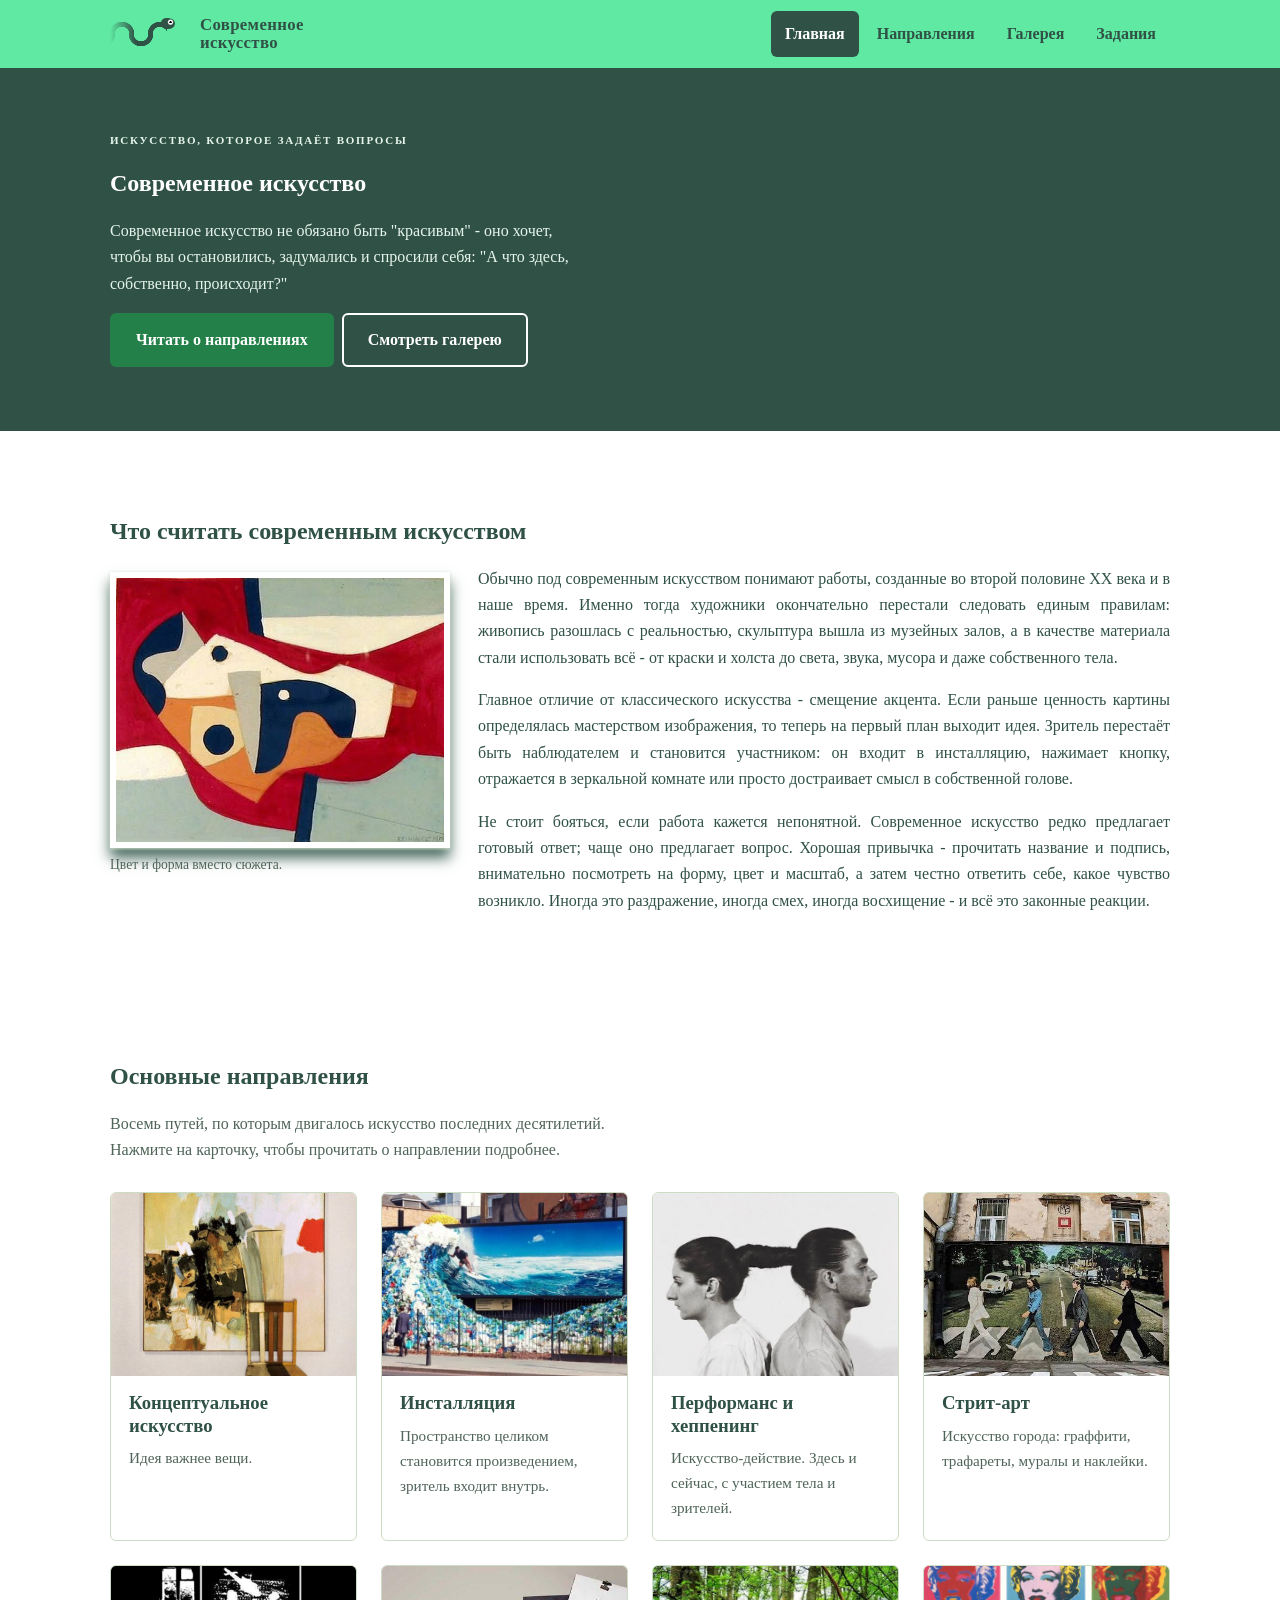
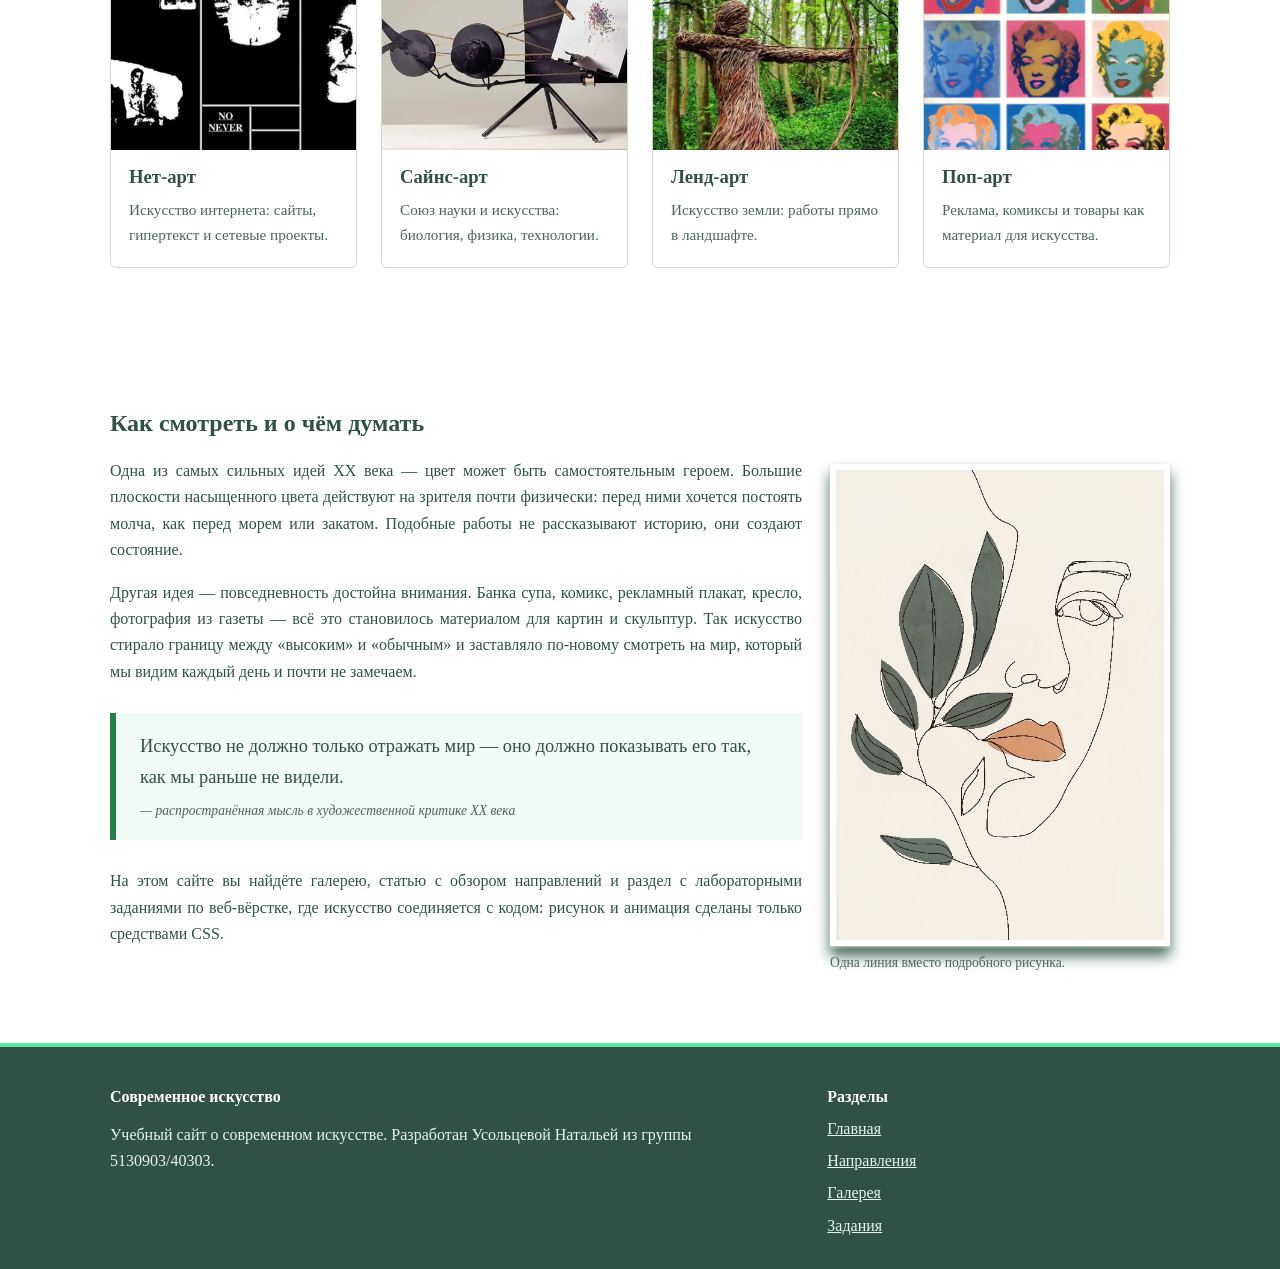
<file: index.html>
<!doctype html>
<html lang="ru">
  <head>
    <meta charset="utf-8" />
    <meta name="viewport" content="width=device-width, initial-scale=1" />
    <meta
      name="description"
      content="Учебный сайт о современном искусстве: направления, галерея, задания и итоговый проект."
    />
    <title>Главная - Современное искусство</title>
    <link rel="stylesheet" href="css/style.css" />
  </head>
  <body>
    <header class="header">
      <div class="wrap header_inner">
        <a class="logo" href="index.html" aria-label="Современное искусство — на главную">
          <span class="snake" aria-hidden="true"></span>
          <span class="logo_text">Современное<br />искусство</span>
        </a>
        <nav class="nav" aria-label="Основное меню">
          <input type="checkbox" id="nav-toggle" class="nav_toggle" aria-label="Открыть меню" />
          <label for="nav-toggle" class="nav_burger" aria-hidden="true"><span></span></label>
          <ul class="nav_list">
            <li><a href="index.html" aria-current="page">Главная</a></li>
            <li><a href="pages/directions.html">Направления</a></li>
            <li><a href="pages/gallery.html">Галерея</a></li>
            <li><a href="pages/labs.html">Задания</a></li>
          </ul>
        </nav>
      </div>
    </header>
    <main>
      <section class="hero">
        <div class="wrap hero_inner">
          <div>
            <p class="hero_eyebrow">Искусство, которое задаёт вопросы</p>
            <h1>Современное искусство</h1>
            <p>
              Современное искусство не обязано быть "красивым" - оно хочет, чтобы вы остановились,
              задумались и спросили себя: "А что здесь, собственно, происходит?"
            </p>
            <p>
              <a class="btn" href="pages/directions.html">Читать о направлениях</a
              ><a class="btn btn_ghost" href="pages/gallery.html">Смотреть галерею</a>
            </p>
          </div>
        </div>
      </section>

      <section class="section" id="about">
        <div class="wrap text-flow">
          <h2>Что считать современным искусством</h2>
          <figure class="float-left">
            <img
              src="img/absraction.jpg"
              alt="Абстракция: цветные формы на красном фоне"
              width="617"
              height="497"
              loading="lazy"
            />
            <figcaption>Цвет и форма вместо сюжета.</figcaption>
          </figure>
          <p>
            Обычно под современным искусством понимают работы, созданные во второй половине XX века
            и в наше время. Именно тогда художники окончательно перестали следовать единым правилам:
            живопись разошлась с реальностью, скульптура вышла из музейных залов, а в качестве
            материала стали использовать всё - от краски и холста до света, звука, мусора и даже
            собственного тела.
          </p>
          <p>
            Главное отличие от классического искусства - смещение акцента. Если раньше ценность
            картины определялась мастерством изображения, то теперь на первый план выходит идея.
            Зритель перестаёт быть наблюдателем и становится участником: он входит в инсталляцию,
            нажимает кнопку, отражается в зеркальной комнате или просто достраивает смысл в
            собственной голове.
          </p>
          <p>
            Не стоит бояться, если работа кажется непонятной. Современное искусство редко предлагает
            готовый ответ; чаще оно предлагает вопрос. Хорошая привычка - прочитать название и
            подпись, внимательно посмотреть на форму, цвет и масштаб, а затем честно ответить себе,
            какое чувство возникло. Иногда это раздражение, иногда смех, иногда восхищение - и всё
            это законные реакции.
          </p>
        </div>
      </section>
      <section class="section section--alt">
        <div class="wrap">
          <div class="section_head">
            <h2>Основные направления</h2>
            <p>
              Восемь путей, по которым двигалось искусство последних десятилетий. Нажмите на
              карточку, чтобы прочитать о направлении подробнее.
            </p>
          </div>
          <div class="cards">
            <a class="card" href="pages/directions.html#concept">
              <img
                src="img/conception.jpg"
                alt="Стул у стены, рядом абстрактное произведение"
                width="673"
                height="900"
                loading="lazy"
              />
              <div class="card_body">
                <h3>Концептуальное искусство</h3>
                <p>Идея важнее вещи.</p>
              </div>
            </a>
            <a class="card" href="pages/directions.html#installation">
              <img
                src="img/installation.jpg"
                alt="Рекламный щит с волной, перед ним волна из пластикового мусора"
                width="620"
                height="413"
                loading="lazy"
              />
              <div class="card_body">
                <h3>Инсталляция</h3>
                <p>Пространство целиком становится произведением, зритель входит внутрь.</p>
              </div>
            </a>
            <a class="card" href="pages/directions.html#performance">
              <img
                src="img/performance.jpg"
                alt="Двое людей стоят спиной друг к другу, их волосы связаны"
                width="723"
                height="423"
                loading="lazy"
              />
              <div class="card_body">
                <h3>Перформанс и хеппенинг</h3>
                <p>Искусство-действие. Здесь и сейчас, с участием тела и зрителей.</p>
              </div>
            </a>
            <a class="card" href="pages/directions.html#street">
              <img
                src="img/street-art.jpg"
                alt="Мурал на стене дома: люди переходят дорогу по зебре"
                width="512"
                height="302"
                loading="lazy"
              />
              <div class="card_body">
                <h3>Стрит-арт</h3>
                <p>Искусство города: граффити, трафареты, муралы и наклейки.</p>
              </div>
            </a>
            <a class="card" href="pages/directions.html#netart">
              <img
                src="img/net-art.jpg"
                alt="Чёрно-белый коллаж с надписью NO NEVER"
                width="474"
                height="266"
                loading="lazy"
              />
              <div class="card_body">
                <h3>Нет-арт</h3>
                <p>Искусство интернета: сайты, гипертекст и сетевые проекты.</p>
              </div>
            </a>
            <a class="card" href="pages/directions.html#scienceart">
              <img
                src="img/science.jpg"
                alt="Механизм на штативе, рисующий на листе бумаги"
                width="500"
                height="312"
                loading="lazy"
              />
              <div class="card_body">
                <h3>Сайнс-арт</h3>
                <p>Союз науки и искусства: биология, физика, технологии.</p>
              </div>
            </a>
            <a class="card" href="pages/directions.html#landart">
              <img
                src="img/lend-art.jpg"
                alt="Скульптура лучницы из лозы среди деревьев"
                width="554"
                height="554"
                loading="lazy"
              />
              <div class="card_body">
                <h3>Ленд-арт</h3>
                <p>Искусство земли: работы прямо в ландшафте.</p>
              </div>
            </a>
            <a class="card" href="pages/directions.html#popart">
              <img
                src="img/pop-art.jpg"
                alt="Девять цветных портретов в стиле поп-арт"
                width="500"
                height="497"
                loading="lazy"
              />
              <div class="card_body">
                <h3>Поп-арт</h3>
                <p>Реклама, комиксы и товары как материал для искусства.</p>
              </div>
            </a>
          </div>
        </div>
      </section>

      <section class="section">
        <div class="wrap text-flow">
          <h2>Как смотреть и о чём думать</h2>
          <figure class="float-right">
            <img
              src="img/minimalism.jpg"
              alt="Минимализм: линейный рисунок лица с веточкой"
              width="545"
              height="781"
              loading="lazy"
            />
            <figcaption>Одна линия вместо подробного рисунка.</figcaption>
          </figure>
          <p>
            Одна из самых сильных идей XX века — цвет может быть самостоятельным героем. Большие
            плоскости насыщенного цвета действуют на зрителя почти физически: перед ними хочется
            постоять молча, как перед морем или закатом. Подобные работы не рассказывают историю,
            они создают состояние.
          </p>
          <p>
            Другая идея — повседневность достойна внимания. Банка супа, комикс, рекламный плакат,
            кресло, фотография из газеты — всё это становилось материалом для картин и скульптур.
            Так искусство стирало границу между «высоким» и «обычным» и заставляло по-новому
            смотреть на мир, который мы видим каждый день и почти не замечаем.
          </p>
          <blockquote>
            Искусство не должно только отражать мир — оно должно показывать его так, как мы раньше
            не видели.<cite>— распространённая мысль в художественной критике ХХ века</cite>
          </blockquote>
          <p>
            На этом сайте вы найдёте галерею, статью с обзором направлений и раздел с лабораторными
            заданиями по веб-вёрстке, где искусство соединяется с кодом: рисунок и анимация сделаны
            только средствами CSS.
          </p>
        </div>
      </section>
    </main>
    <footer class="footer">
      <div class="wrap">
        <div class="footer_grid">
          <div>
            <h3>Современное искусство</h3>
            <p>
              Учебный сайт о современном искусстве. Разработан Усольцевой Натальей из группы 5130903/40303.
            </p>
          </div>
          <div>
            <h3>Разделы</h3>
            <ul>
              <li><a href="index.html">Главная</a></li>
              <li><a href="pages/directions.html">Направления</a></li>
              <li><a href="pages/gallery.html">Галерея</a></li>
              <li><a href="pages/labs.html">Задания</a></li>
            </ul>
          </div>
        </div>
      </div>
    </footer>
  </body>
</html>
</file>
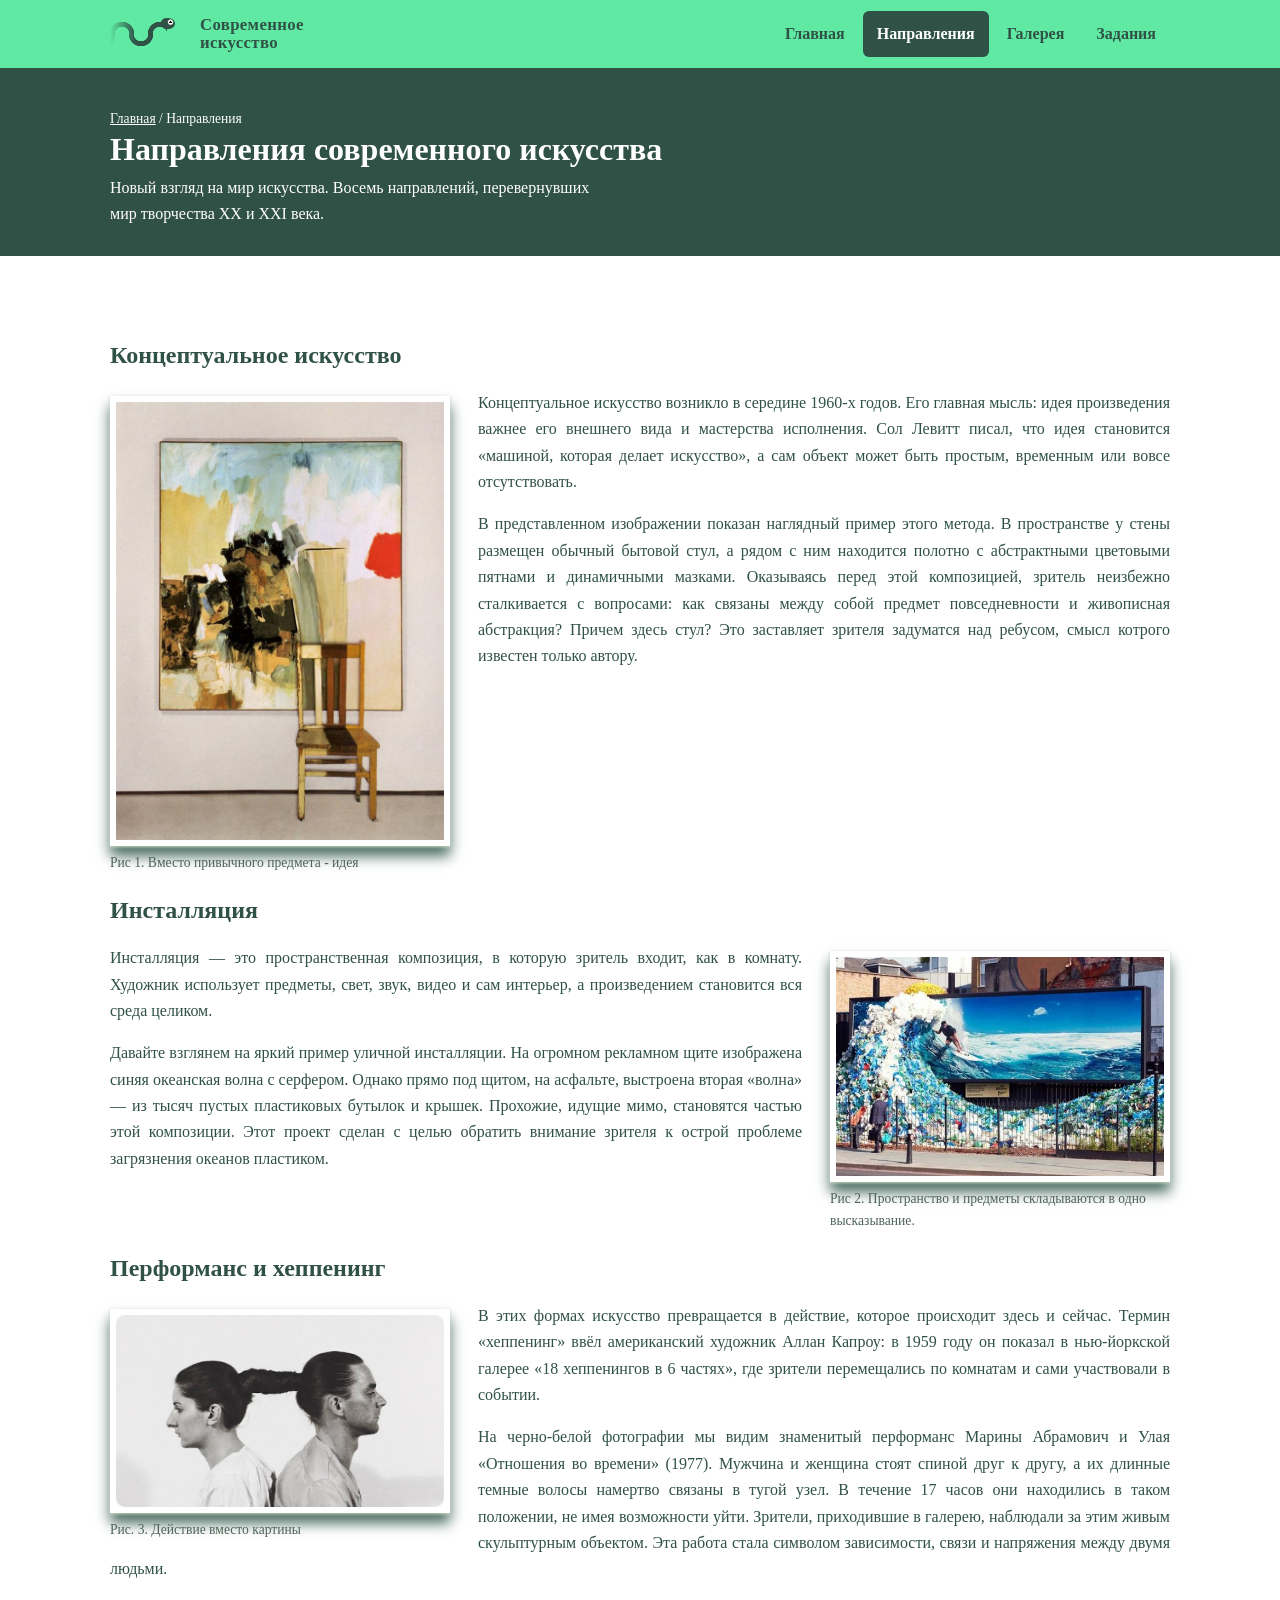
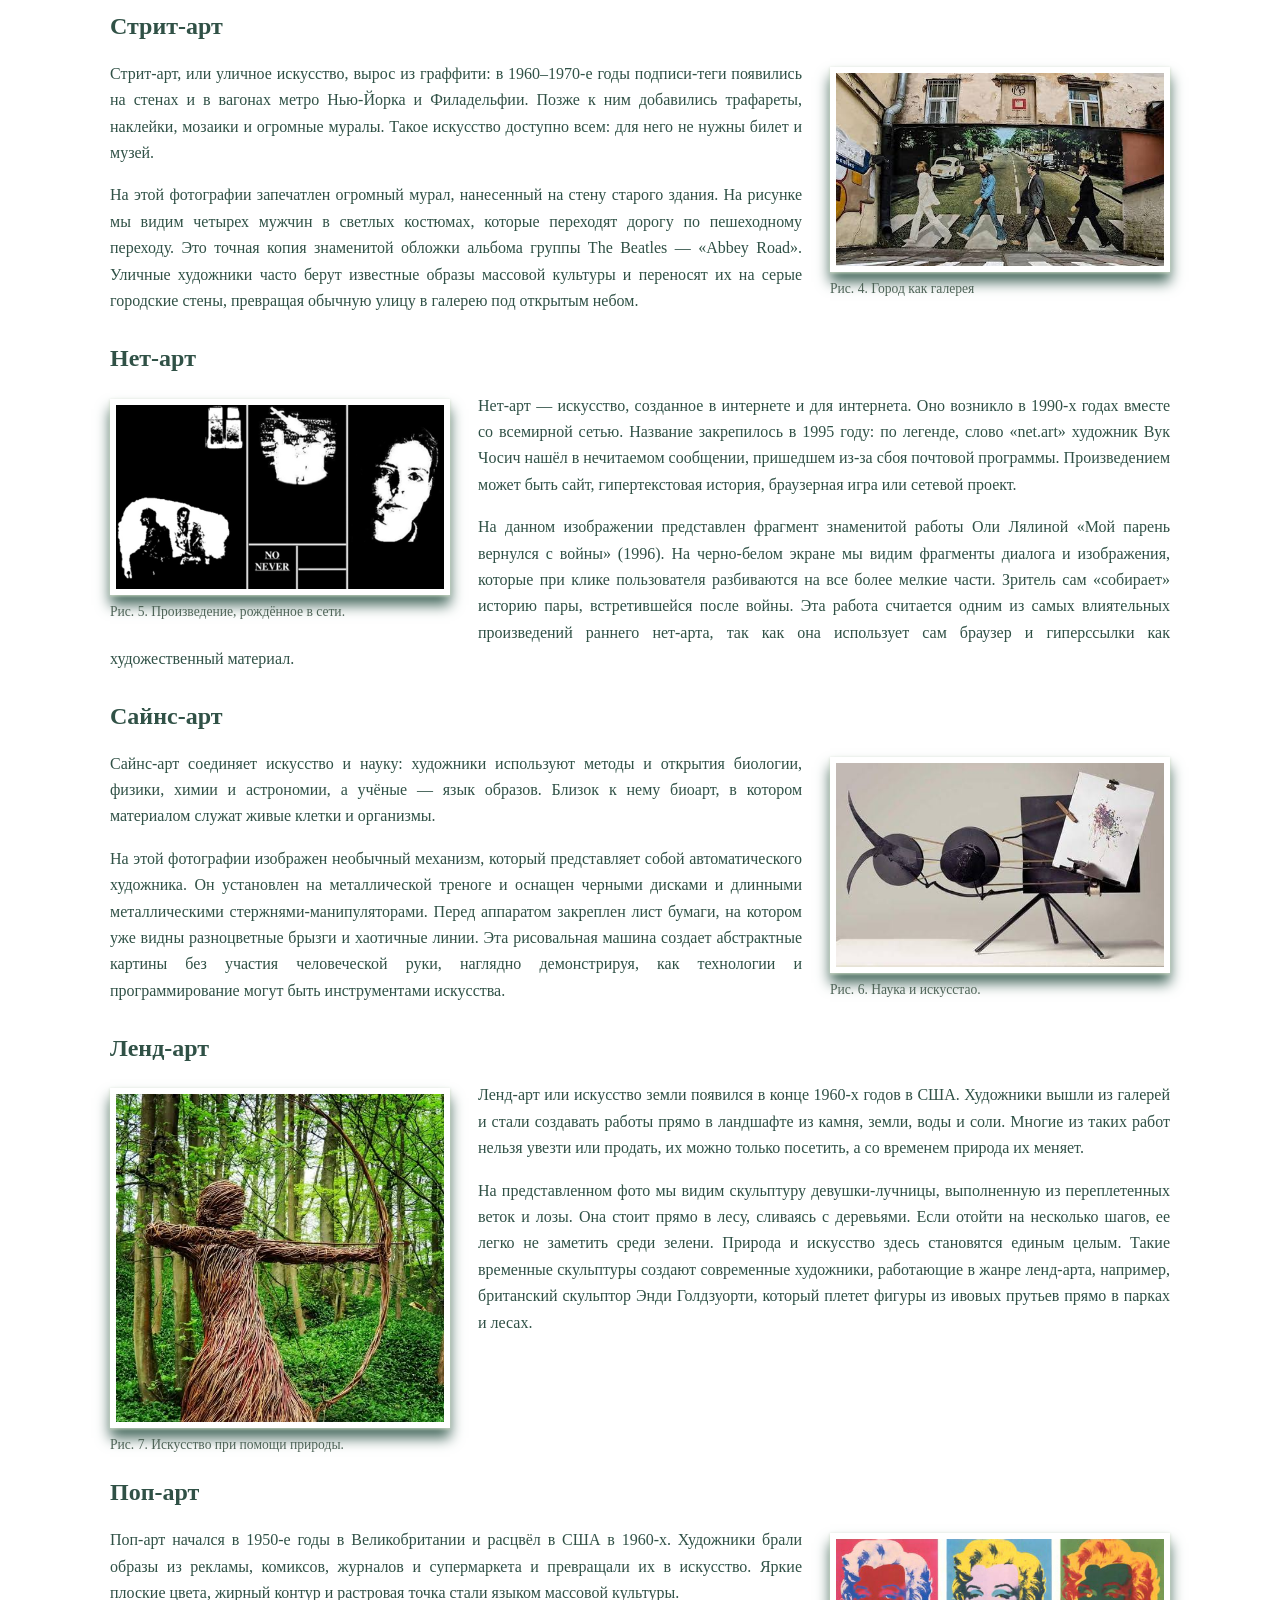
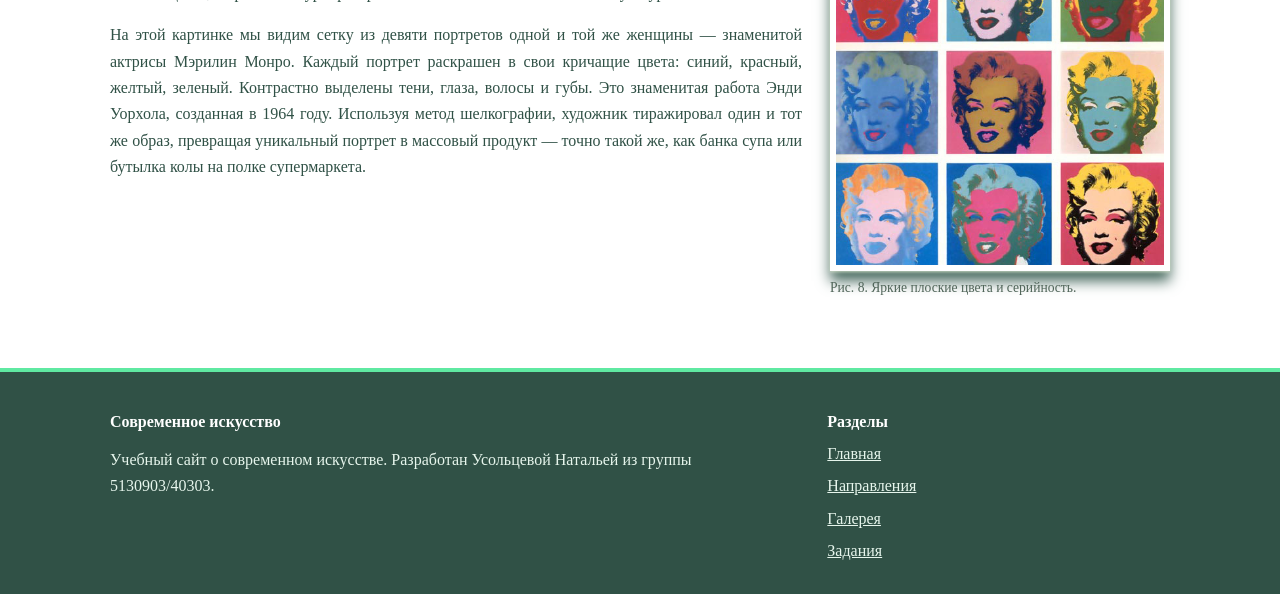
<file: pages/directions.html>
<!doctype html>
<html lang="ru">
  <head>
    <meta charset="utf-8" />
    <meta name="viewport" content="width=device-width, initial-scale=1" />
    <meta name="description" content="Обзор основных направлений современного искусства." />
    <title>Направления - Современное искусство</title>
    <link rel="stylesheet" href="../css/style.css" />
  </head>
  <body>
    <header class="header">
      <div class="wrap header_inner">
        <a class="logo" href="../index.html" aria-label="Современное искусство — на главную">
          <span class="snake" aria-hidden="true"></span>
          <span class="logo_text">Современное<br />искусство</span>
        </a>
        <nav class="nav" aria-label="Основное меню">
          <input type="checkbox" id="nav-toggle" class="nav_toggle" aria-label="Открыть меню" />
          <label for="nav-toggle" class="nav_burger" aria-hidden="true"><span></span></label>
          <ul class="nav_list">
            <li><a href="../index.html">Главная</a></li>
            <li><a href="directions.html" aria-current="page">Направления</a></li>
            <li><a href="gallery.html">Галерея</a></li>
            <li><a href="labs.html">Задания</a></li>
          </ul>
        </nav>
      </div>
    </header>
    <main>
      <div class="page-title">
        <div class="wrap">
          <p class="crumbs"><a href="../index.html">Главная</a> / Направления</p>
          <h1>Направления современного искусства</h1>
          <p>
            Новый взгляд на мир искусства. Восемь направлений, перевернувших мир творчества XX и XXI века.
          </p>
        </div>
      </div>
      <article class="section">
        <div class="wrap text-flow">
          <h2 id="concept">Концептуальное искусство</h2>
          <figure class="float-left">
            <img
              src="../img/conception.jpg"
              alt="Стул у стены, рядом холст с коллажем"
              width="673"
              height="900"
              loading="lazy"
            />
            <figcaption>
              Рис 1. Вместо привычного предмета - идея
            </figcaption>
          </figure>
          <p>
            Концептуальное искусство возникло в середине 1960-х годов. Его главная мысль: идея
            произведения важнее его внешнего вида и мастерства исполнения. Сол Левитт писал, что
            идея становится «машиной, которая делает искусство», а сам объект может быть простым,
            временным или вовсе отсутствовать.
          </p>
          <p>
            В представленном изображении показан наглядный пример этого метода. В пространстве у стены размещен 
            обычный бытовой стул, а рядом с ним находится полотно с абстрактными цветовыми пятнами и 
            динамичными мазками. Оказываясь перед этой композицией, зритель неизбежно сталкивается 
            с вопросами: как связаны между собой предмет повседневности и живописная абстракция?
            Причем здесь стул? Это заставляет зрителя задуматся над ребусом, смысл котрого известен 
            только автору.       
          </p>

          <h2 id="installation">Инсталляция</h2>
          <figure class="float-right">
            <img
              src="../img/installation.jpg"
              alt="Рекламный щит с волной, перед ним волна из пластикового мусора"
              width="620"
              height="413"
              loading="lazy"
            />
            <figcaption>
              Рис 2. Пространство и предметы складываются в одно высказывание.
            </figcaption>
          </figure>
          <p>
            Инсталляция — это пространственная композиция, в которую зритель входит, как в комнату.
            Художник использует предметы, свет, звук, видео и сам интерьер, а произведением
            становится вся среда целиком.
          </p>
          <p>
            Давайте взглянем на яркий пример уличной инсталляции. На огромном рекламном щите
             изображена синяя океанская волна с серфером. Однако прямо под щитом, на асфальте, 
             выстроена вторая «волна» — из тысяч пустых пластиковых бутылок и крышек. 
            Прохожие, идущие мимо, становятся частью этой композиции. Этот проект сделан с целью
            обратить внимание зрителя к острой проблеме загрязнения океанов пластиком.
          </p>

          <h2 id="performance">Перформанс и хеппенинг</h2>
          <figure class="float-left">
            <img
              src="../img/performance.jpg"
              alt="Двое людей стоят спиной друг к другу, их волосы связаны"
              width="723"
              height="423"
              loading="lazy"
            />
            <figcaption>
              Рис. 3. Действие вместо картины
            </figcaption>
          </figure>
          <p>
            В этих формах искусство превращается в действие, которое происходит здесь и сейчас.
            Термин «хеппенинг» ввёл американский художник Аллан Капроу: в 1959 году он показал в
            нью-йоркской галерее «18 хеппенингов в 6 частях», где зрители перемещались по комнатам и
            сами участвовали в событии.
          </p>
          <p>
             На черно-белой фотографии мы видим знаменитый перформанс Марины Абрамович и Улая 
            «Отношения во времени» (1977). Мужчина и женщина стоят спиной друг к другу, а их 
            длинные темные волосы намертво связаны в тугой узел. В течение 17 часов они находились 
            в таком положении, не имея возможности уйти. Зрители, приходившие в галерею, наблюдали 
            за этим живым скульптурным объектом. Эта работа стала символом зависимости, связи и 
            напряжения между двумя людьми.
          </p>

          <h2 id="street">Стрит-арт</h2>
          <figure class="float-right">
            <img
              src="../img/street-art.jpg"
              alt="Мурал на стене дома: люди переходят дорогу по зебре"
              width="512"
              height="302"
              loading="lazy"
            />
            <figcaption>Рис. 4. Город как галерея</figcaption>
          </figure>
          <p>
            Стрит-арт, или уличное искусство, вырос из граффити: в 1960–1970-е годы подписи-теги
            появились на стенах и в вагонах метро Нью-Йорка и Филадельфии. Позже к ним добавились
            трафареты, наклейки, мозаики и огромные муралы. Такое искусство доступно всем: для него
            не нужны билет и музей.
          </p>
          <p>
            На этой фотографии запечатлен огромный мурал, нанесенный на стену старого здания. 
            На рисунке мы видим четырех мужчин в светлых костюмах, которые переходят дорогу по 
            пешеходному переходу. Это точная копия знаменитой обложки альбома группы The Beatles — 
            «Abbey Road». Уличные художники часто берут известные образы массовой культуры и 
            переносят их на серые городские стены, превращая обычную улицу в галерею под открытым 
            небом.
          </p>

          <h2 id="netart">Нет-арт</h2>
          <figure class="float-left">
            <img
              src="../img/net-art.jpg"
              alt="Чёрно-белый коллаж с надписью NO NEVER"
              width="474"
              height="266"
              loading="lazy"
            />
            <figcaption>Рис. 5. Произведение, рождённое в сети.</figcaption>
          </figure>
          <p>
            Нет-арт  — искусство, созданное в интернете и для интернета. Оно возникло в
            1990-х годах вместе со всемирной сетью. Название закрепилось в 1995 году: по легенде,
            слово «net.art» художник Вук Чосич нашёл в нечитаемом сообщении, пришедшем из-за сбоя
            почтовой программы. Произведением может быть сайт, гипертекстовая история, браузерная игра или сетевой
            проект.
          </p>
          <p>
            На данном изображении представлен фрагмент знаменитой работы Оли Лялиной 
            «Мой парень вернулся с войны» (1996). На черно-белом экране мы видим 
            фрагменты диалога и изображения, которые при клике пользователя разбиваются 
            на все более мелкие части. Зритель сам «собирает» историю пары, встретившейся 
            после войны. Эта работа считается одним из самых влиятельных произведений 
            раннего нет-арта, так как она использует сам браузер и гиперссылки как 
            художественный материал. </p>

          <h2 id="scienceart">Сайнс-арт</h2>
          <figure class="float-right">
            <img
              src="../img/science.jpg"
              alt="Механизм на штативе, рисующий на листе бумаги"
              width="500"
              height="312"
              loading="lazy"
            />
            <figcaption>Рис. 6. Наука и искусстао.</figcaption>
          </figure>
          <p>
            Сайнс-арт соединяет искусство и науку: художники используют методы и
            открытия биологии, физики, химии и астрономии, а учёные — язык образов. Близок к нему
            биоарт, в котором материалом служат живые клетки и организмы.
          </p>
          <p>
            На этой фотографии изображен необычный механизм, который представляет собой 
            автоматического художника. Он установлен на металлической треноге и оснащен 
            черными дисками и длинными металлическими стержнями-манипуляторами. Перед аппаратом 
            закреплен лист бумаги, на котором уже видны разноцветные брызги и хаотичные линии. 
            Эта рисовальная машина создает абстрактные картины без участия человеческой руки, 
            наглядно демонстрируя, как технологии и программирование могут быть инструментами 
            искусства.
          </p>

          <h2 id="landart">Ленд-арт</h2>
          <figure class="float-left">
            <img
              src="../img/lend-art.jpg"
              alt="Скульптура лучницы из лозы среди деревьев"
              width="554"
              height="554"
              loading="lazy"
            />
            <figcaption>Рис. 7. Искусство при помощи природы.</figcaption>
          </figure>
          <p>
            Ленд-арт или искусство земли появился в конце 1960-х годов в США. Художники вышли из
            галерей и стали создавать работы прямо в ландшафте из камня, земли, воды и соли. Многие
            из таких работ нельзя увезти или продать, их можно только посетить, а со временем
            природа их меняет.
          </p>
          <p>
             На представленном фото мы видим скульптуру девушки-лучницы, выполненную из 
            переплетенных веток и лозы. Она стоит прямо в лесу, сливаясь с деревьями. Если отойти 
            на несколько шагов, ее легко не заметить среди зелени. Природа и искусство здесь 
            становятся единым целым. Такие временные скульптуры создают современные художники, 
            работающие в жанре ленд-арта, например, британский скульптор Энди Голдзуорти, который 
            плетет фигуры из ивовых прутьев прямо в парках и лесах.
          </p>

          <h2 id="popart">Поп-арт</h2>
          <figure class="float-right">
            <img
              src="../img/pop-art.jpg"
              alt="Девять цветных портретов в стиле поп-арт"
              width="500"
              height="497"
              loading="lazy"
            />
            <figcaption>Рис. 8. Яркие плоские цвета и серийность.</figcaption>
          </figure>
          <p>
            Поп-арт начался в 1950-е годы в Великобритании и расцвёл в США
            в 1960-х. Художники брали образы из рекламы, комиксов, журналов и супермаркета и
            превращали их в искусство. Яркие плоские цвета, жирный контур и растровая точка стали
            языком массовой культуры.
          </p>
          <p>
            На этой картинке мы видим сетку из девяти портретов одной и той же женщины — 
            знаменитой актрисы Мэрилин Монро. Каждый портрет раскрашен в свои кричащие цвета: 
            синий, красный, желтый, зеленый. Контрастно выделены тени, глаза, волосы и губы. 
            Это знаменитая работа Энди Уорхола, созданная в 1964 году. Используя метод 
            шелкографии, художник тиражировал один и тот же образ, превращая уникальный портрет 
            в массовый продукт — точно такой же, как банка супа или бутылка колы на полке 
            супермаркета.
          </p>
        </div>
      </article>
    </main>
    <footer class="footer">
      <div class="wrap">
        <div class="footer_grid">
          <div>
            <h3>Современное искусство</h3>
            <p>
              Учебный сайт о современном искусстве. Разработан Усольцевой Натальей из группы 5130903/40303.
            </p>
          </div>
          <div>
            <h3>Разделы</h3>
            <ul>
              <li><a href="index.html">Главная</a></li>
              <li><a href="pages/directions.html">Направления</a></li>
              <li><a href="pages/gallery.html">Галерея</a></li>
              <li><a href="pages/labs.html">Задания</a></li>
            </ul>
          </div>
        </div>
      </div>
    </footer>
  </body>
</html>
</file>
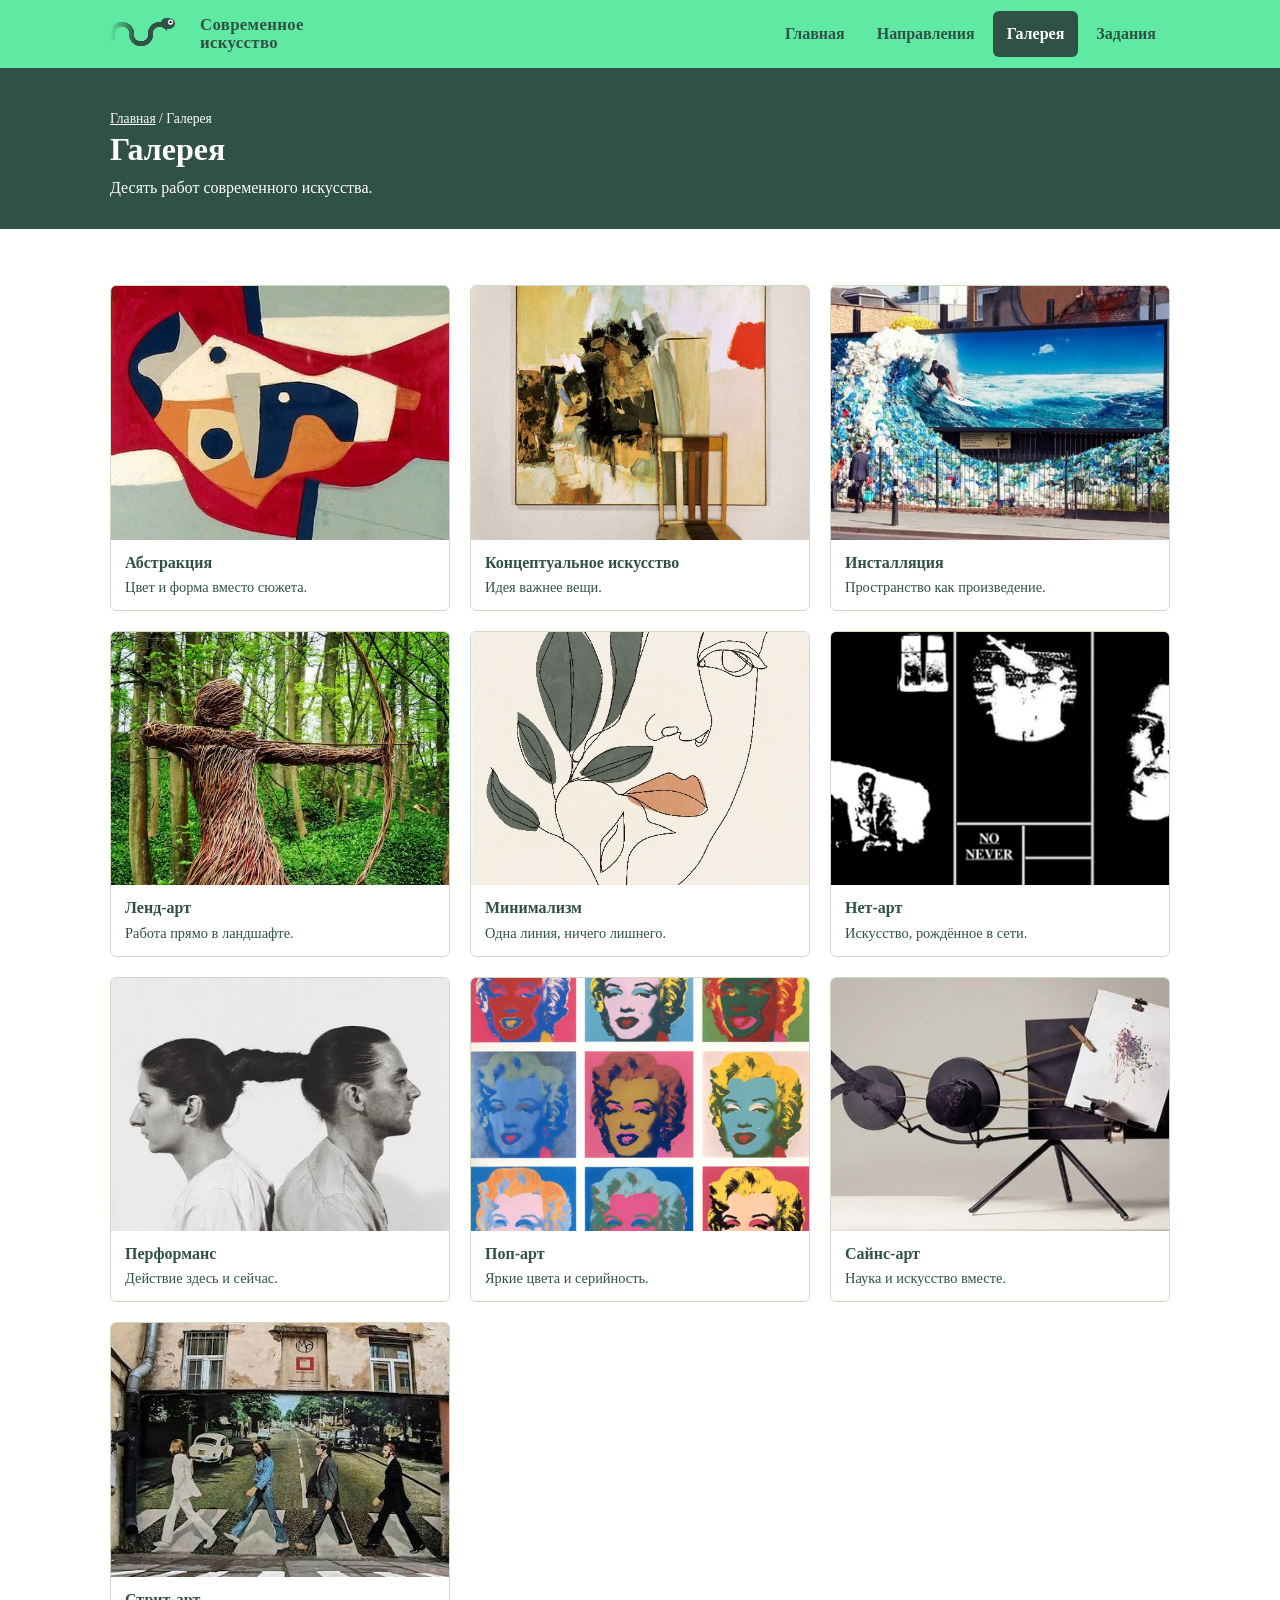
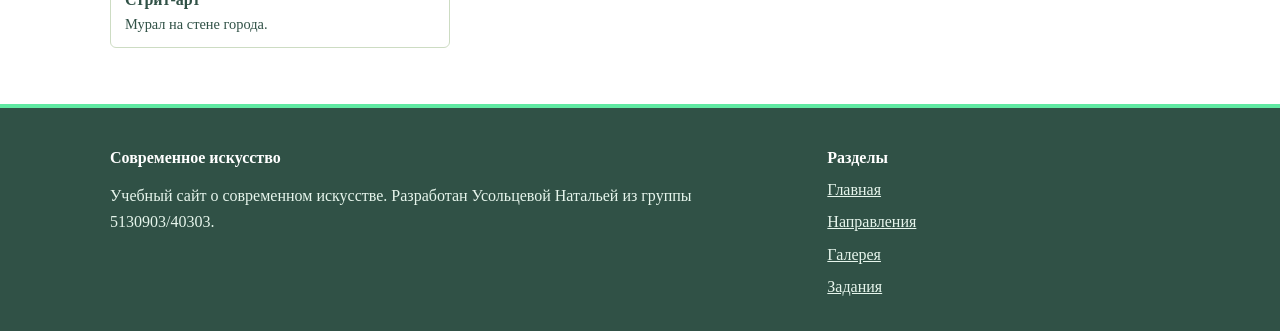
<file: pages/gallery.html>
<!doctype html>
<html lang="ru">
  <head>
    <meta charset="utf-8" />
    <meta name="viewport" content="width=device-width, initial-scale=1" />
    <meta name="description" content="Галерея работ современного искусства." />
    <title>Галерея - Современное искусство</title>
    <link rel="stylesheet" href="../css/style.css" />
  </head>
  <body>
    <header class="header">
      <div class="wrap header_inner">
        <a class="logo" href="../index.html" aria-label="Современное искусство — на главную">
          <span class="snake" aria-hidden="true"></span>
          <span class="logo_text">Современное<br />искусство</span>
        </a>
        <nav class="nav" aria-label="Основное меню">
          <input type="checkbox" id="nav-toggle" class="nav_toggle" aria-label="Открыть меню" />
          <label for="nav-toggle" class="nav_burger" aria-hidden="true"><span></span></label>
          <ul class="nav_list">
            <li><a href="../index.html">Главная</a></li>
            <li><a href="directions.html">Направления</a></li>
            <li><a href="gallery.html" aria-current="page">Галерея</a></li>
            <li><a href="labs.html">Задания</a></li>
          </ul>
        </nav>
      </div>
    </header>
    <main>
      <div class="page-title">
        <div class="wrap">
          <p class="crumbs"><a href="../index.html">Главная</a> / Галерея</p>
          <h1>Галерея</h1>
          <p>Десять работ современного искусства.</p>
        </div>
      </div>
      <section class="section">
        <div class="wrap">
          <div class="gallery">
            <figure>
              <div class="frame">
                <img
                  src="../img/absraction.jpg"
                  alt="Абстрактная композиция из цветных форм"
                  width="617"
                  height="497"
                  loading="lazy"
                />
              </div>
              <figcaption><b>Абстракция</b>Цвет и форма вместо сюжета.</figcaption>
            </figure>
            <figure>
              <div class="frame">
                <img
                  src="../img/conception.jpg"
                  alt="Стул у стены рядом с холстом"
                  width="673"
                  height="900"
                  loading="lazy"
                />
              </div>
              <figcaption><b>Концептуальное искусство</b>Идея важнее вещи.</figcaption>
            </figure>
            <figure>
              <div class="frame">
                <img
                  src="../img/installation.jpg"
                  alt="Рекламный щит с волной из пластикового мусора"
                  width="620"
                  height="413"
                  loading="lazy"
                />
              </div>
              <figcaption><b>Инсталляция</b>Пространство как произведение.</figcaption>
            </figure>
            <figure>
              <div class="frame">
                <img
                  src="../img/lend-art.jpg"
                  alt="Скульптура лучницы из лозы в лесу"
                  width="554"
                  height="554"
                  loading="lazy"
                />
              </div>
              <figcaption><b>Ленд-арт</b>Работа прямо в ландшафте.</figcaption>
            </figure>
            <figure>
              <div class="frame">
                <img
                  src="../img/minimalism.jpg"
                  alt="Линейный рисунок лица с веточкой"
                  width="545"
                  height="781"
                  loading="lazy"
                />
              </div>
              <figcaption><b>Минимализм</b>Одна линия, ничего лишнего.</figcaption>
            </figure>
            <figure>
              <div class="frame">
                <img
                  src="../img/net-art.jpg"
                  alt="Чёрно-белый коллаж с надписью NO NEVER"
                  width="474"
                  height="266"
                  loading="lazy"
                />
              </div>
              <figcaption><b>Нет-арт</b>Искусство, рождённое в сети.</figcaption>
            </figure>
            <figure>
              <div class="frame">
                <img
                  src="../img/performance.jpg"
                  alt="Двое людей спиной друг к другу, волосы связаны"
                  width="723"
                  height="423"
                  loading="lazy"
                />
              </div>
              <figcaption><b>Перформанс</b>Действие здесь и сейчас.</figcaption>
            </figure>
            <figure>
              <div class="frame">
                <img
                  src="../img/pop-art.jpg"
                  alt="Девять цветных портретов в стиле поп-арт"
                  width="500"
                  height="497"
                  loading="lazy"
                />
              </div>
              <figcaption><b>Поп-арт</b>Яркие цвета и серийность.</figcaption>
            </figure>
            <figure>
              <div class="frame">
                <img
                  src="../img/science.jpg"
                  alt="Механизм, рисующий на бумаге"
                  width="500"
                  height="312"
                  loading="lazy"
                />
              </div>
              <figcaption><b>Сайнс-арт</b>Наука и искусство вместе.</figcaption>
            </figure>
            <figure>
              <div class="frame">
                <img
                  src="../img/street-art.jpg"
                  alt="Мурал на стене дома"
                  width="512"
                  height="302"
                  loading="lazy"
                />
              </div>
              <figcaption><b>Стрит-арт</b>Мурал на стене города.</figcaption>
            </figure>
          </div>
        </div>
      </section>
    </main>
        <footer class="footer">
      <div class="wrap">
        <div class="footer_grid">
          <div>
            <h3>Современное искусство</h3>
            <p>
              Учебный сайт о современном искусстве. Разработан Усольцевой Натальей из группы 5130903/40303.
            </p>
          </div>
          <div>
            <h3>Разделы</h3>
            <ul>
              <li><a href="index.html">Главная</a></li>
              <li><a href="pages/directions.html">Направления</a></li>
              <li><a href="pages/gallery.html">Галерея</a></li>
              <li><a href="pages/labs.html">Задания</a></li>
            </ul>
          </div>
        </div>
      </div>
    </footer>
  </body>
</html>
</file>
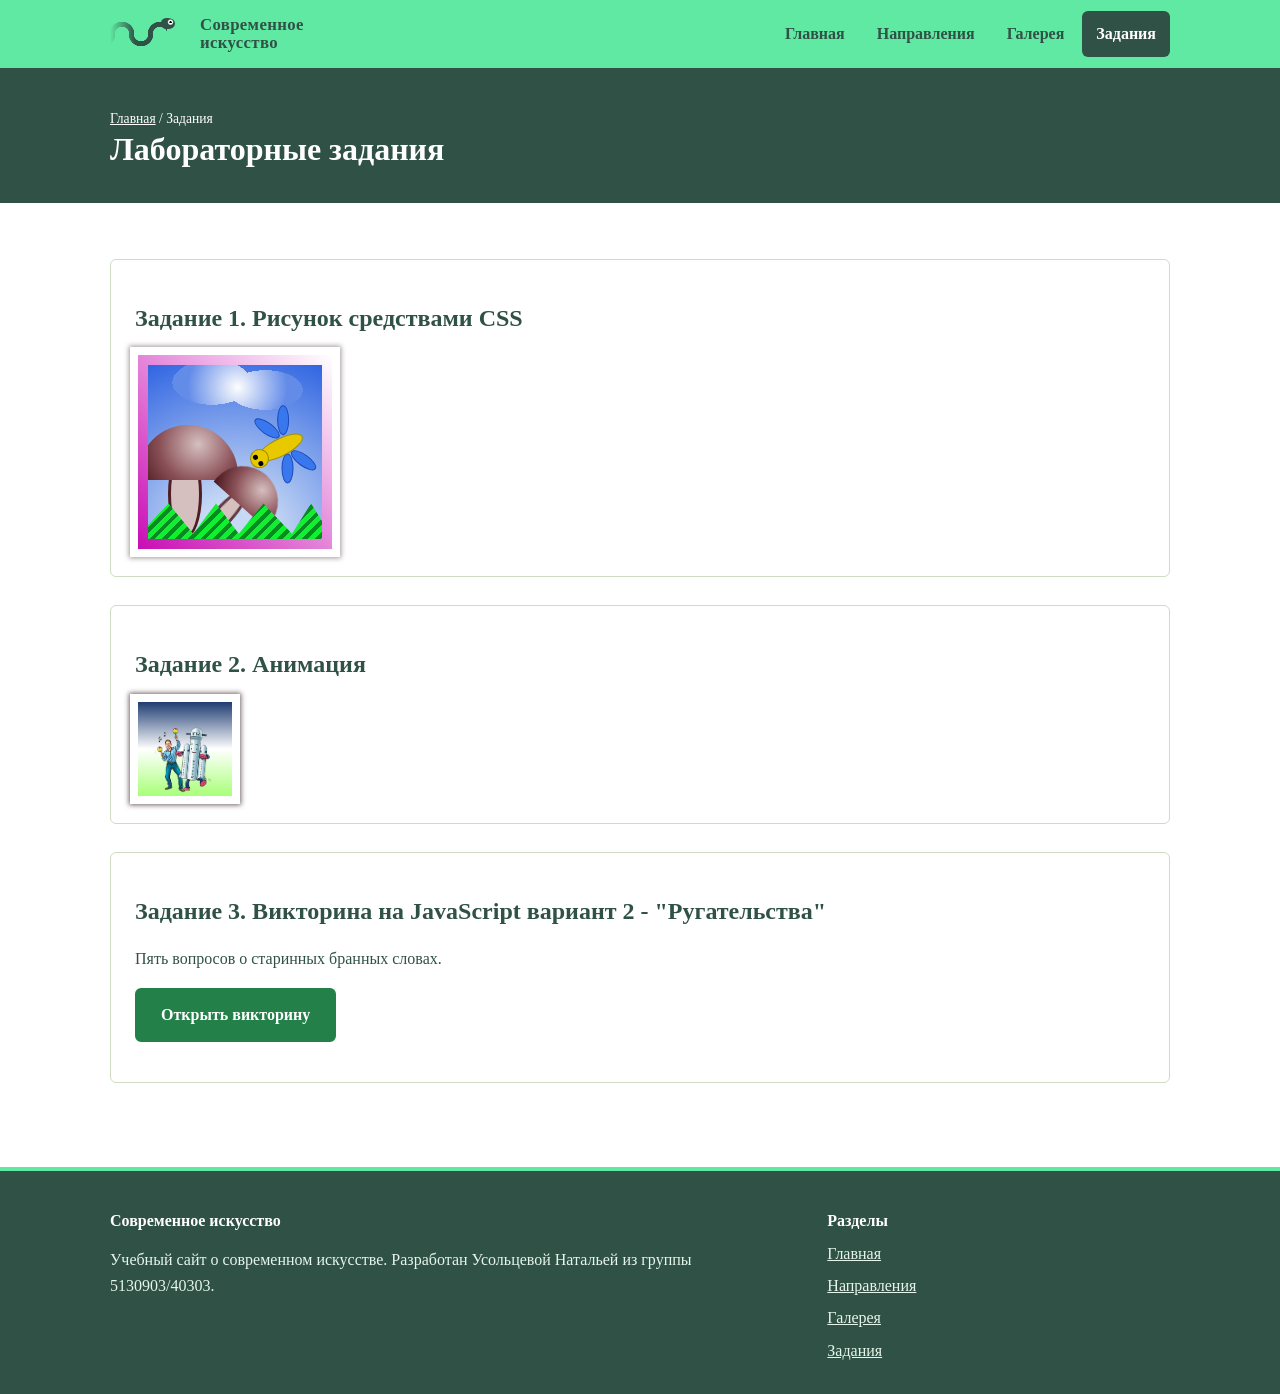
<file: pages/labs.html>
<!doctype html>
<html lang="ru">
  <head>
    <meta charset="utf-8" />
    <meta name="viewport" content="width=device-width, initial-scale=1" />
    <meta name="description" content="Лабораторные задания по веб-вёрстке." />
    <title>Задания — Современное искусство</title>
    <link rel="stylesheet" href="../css/style.css" />
    <link rel="stylesheet" href="../css/anim.css" />
    <link rel="stylesheet" href="../css/pic.css" />
  </head>
  <body>
    <header class="header">
      <div class="wrap header_inner">
        <a class="logo" href="../index.html" aria-label="Современное искусство — на главную">
          <span class="snake" aria-hidden="true"></span>
          <span class="logo_text">Современное<br />искусство</span>
        </a>
        <nav class="nav" aria-label="Основное меню">
          <input type="checkbox" id="nav-toggle" class="nav_toggle" aria-label="Открыть меню" />
          <label for="nav-toggle" class="nav_burger" aria-hidden="true"><span></span></label>
          <ul class="nav_list">
            <li><a href="../index.html">Главная</a></li>
            <li><a href="directions.html">Направления</a></li>
            <li><a href="gallery.html">Галерея</a></li>
            <li><a href="labs.html" aria-current="page">Задания</a></li>
          </ul>
        </nav>
      </div>
    </header>
    <main>
      <div class="page-title">
        <div class="wrap">
          <p class="crumbs"><a href="../index.html">Главная</a> / Задания</p>
          <h1>Лабораторные задания</h1>
        </div>
      </div>
      <section class="section">
        <div class="wrap">
          <article class="task">
            <h2>Задание 1. Рисунок средствами CSS</h2>
            <div class="task_demo">
              <div class="picture" role="img" aria-label="Рисунок № 1. Пейзаж из CSS">
                <div class="sky">
                  <div class="cloud"></div>
                  <div class="mushroom mushroom-big"></div>
                  <div class="mushroom mushroom-small"></div>
                  <div class="bee">
                    <div class="wing wing-a"></div>
                    <div class="wing wing-b"></div>
                    <div class="wing wing-c"></div>
                    <div class="wing wing-d"></div>
                    <div class="bee-body"></div>
                    <div class="bee-head"></div>
                    <div class="bee-eye-a"></div>
                    <div class="bee-eye-b"></div>
                  </div>
                  <div class="grass"></div>
                </div>
              </div>
            </div>
          </article>
          <article class="task">
            <h2>Задание 2. Анимация</h2>
            <div class="task_demo">
              <div
                class="animation"
                role="img"
                aria-label="Анимация: наведите курсор или зажмите кнопку мыши"
                style="margin-top: 0"
              >
                <div class="layer layer-static">
                  <img src="../img/var4/mask3.png" alt="Маск" class="mask-img" />
                  <img src="../img/var4/mask2.png" alt="Ракета" class="rocket-img" />
                </div>
                <div class="layer layer-hover">
                  <img src="../img/var4/mask5.png" alt="Маск рука-лицо" class="mask-handface" />
                  <img src="../img/var4/mask4.png" alt="Ракета с Маском" class="rocket-spiral" />
                  <div class="caption-hover">Как тебе такое?</div>
                </div>
                <div class="layer layer-active">
                  <div class="mask">
                    <img
                      src="../img/var4/finger3.png"
                      alt="Маск с поднятыми руками"
                      class="mask-body"
                    />
                    <img src="../img/var4/finger2.png" alt="Палец Маска" class="mask-finger" />
                  </div>
                  <div class="caption-active">Меня не удивишь</div>
                </div>
              </div>
              <div></div>
            </div>
          </article>
          <article class="task">
            <h2>Задание 3. Викторина на JavaScript вариант 2 - "Ругательства"</h2>
            <p>Пять вопросов о старинных бранных словах.</p>
            <p><a class="btn" href="quiz.html">Открыть викторину</a></p>
          </article>
        </div>
      </section>
    </main>
        <footer class="footer">
      <div class="wrap">
        <div class="footer_grid">
          <div>
            <h3>Современное искусство</h3>
            <p>
              Учебный сайт о современном искусстве. Разработан Усольцевой Натальей из группы 5130903/40303.
            </p>
          </div>
          <div>
            <h3>Разделы</h3>
            <ul>
              <li><a href="index.html">Главная</a></li>
              <li><a href="pages/directions.html">Направления</a></li>
              <li><a href="pages/gallery.html">Галерея</a></li>
              <li><a href="pages/labs.html">Задания</a></li>
            </ul>
          </div>
        </div>
      </div>
    </footer>
  </body>
</html>
</file>
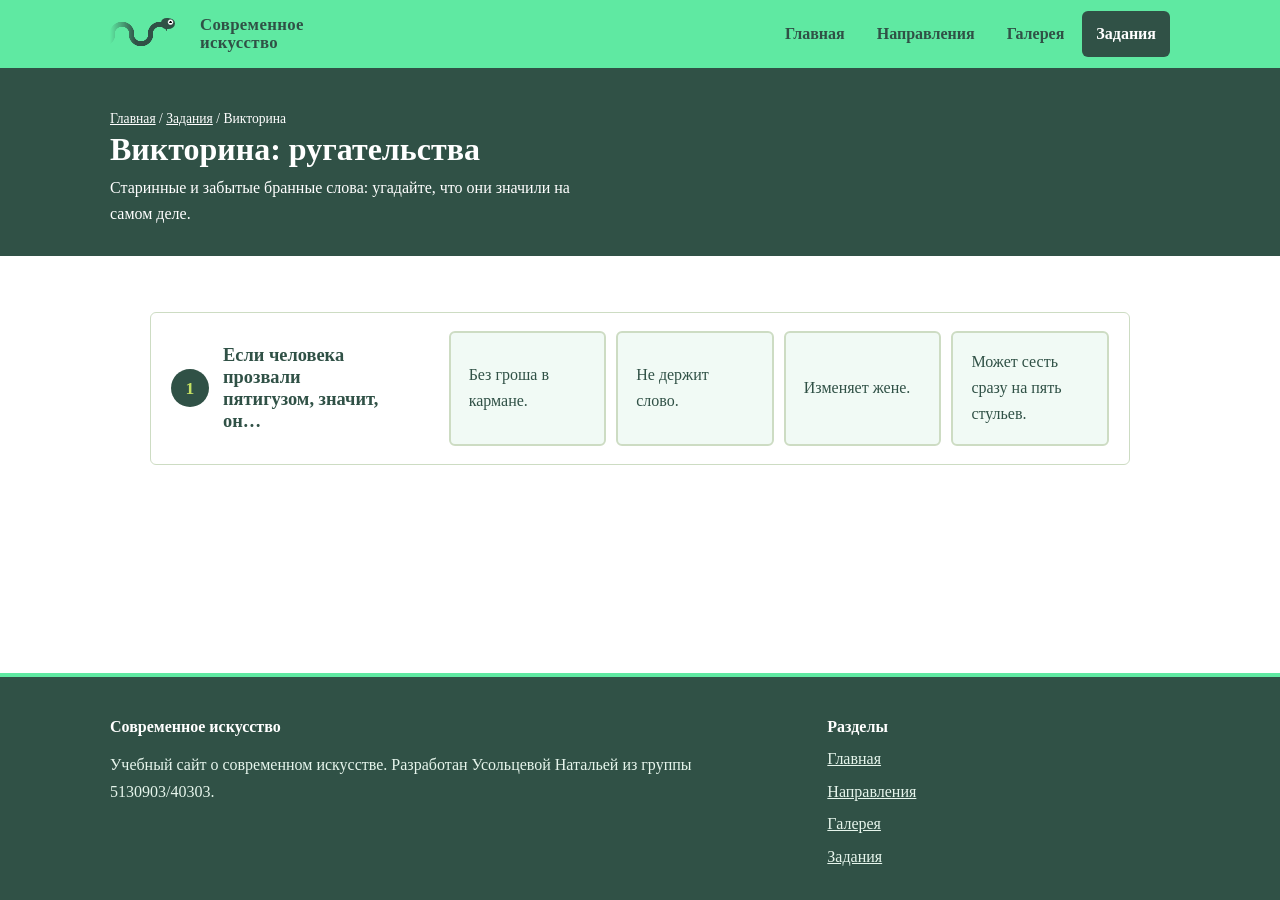
<file: pages/quiz.html>
<!doctype html>
<html lang="ru">
  <head>
    <meta charset="utf-8" />
    <meta name="viewport" content="width=device-width, initial-scale=1" />
    <meta name="description" content="Викторина о старинных ругательствах." />
    <title>Викторина - Ругательства</title>
    <link rel="stylesheet" href="../css/style.css" />
    <link rel="stylesheet" href="../css/quiz.css" />
  </head>
  <body>
    <header class="header">
      <div class="wrap header_inner">
        <a class="logo" href="../index.html" aria-label="Современное искусство — на главную">
          <span class="snake" aria-hidden="true"></span>
          <span class="logo_text">Современное<br />искусство</span>
        </a>
        <nav class="nav" aria-label="Основное меню">
          <input type="checkbox" id="nav-toggle" class="nav_toggle" aria-label="Открыть меню" />
          <label for="nav-toggle" class="nav_burger" aria-hidden="true"><span></span></label>
          <ul class="nav_list">
            <li><a href="../index.html">Главная</a></li>
            <li><a href="directions.html">Направления</a></li>
            <li><a href="gallery.html">Галерея</a></li>
            <li><a href="labs.html" aria-current="page">Задания</a></li>
          </ul>
        </nav>
      </div>
    </header>
    <main>
      <div class="page-title">
        <div class="wrap">
          <p class="crumbs">
            <a href="../index.html">Главная</a> / <a href="labs.html">Задания</a> / Викторина
          </p>
          <h1>Викторина: ругательства</h1>
          <p>Старинные и забытые бранные слова: угадайте, что они значили на самом деле.</p>
        </div>
      </div>
      <section class="section">
        <div class="wrap">
          <div class="quiz">
            <div class="quiz_end" id="quiz-end" hidden>
              <h2>Вопросы закончились</h2>
              <p id="quiz-stats" hidden></p>
            </div>
            <p class="quiz_hint" id="quiz-hint" hidden>
              Нажмите на любой вопрос, чтобы увидеть правильный ответ.
            </p>
            <button type="button" class="btn quiz_restart" id="quiz-restart" hidden>
              Пройти заново
            </button>
            <div id="quiz-area" aria-live="polite"></div>
          </div>
        </div>
      </section>
      <script src="../js/quiz.js"></script>
    </main>
    <footer class="footer">
      <div class="wrap">
        <div class="footer_grid">
          <div>
            <h3>Современное искусство</h3>
            <p>
              Учебный сайт о современном искусстве. Разработан Усольцевой Натальей из группы 5130903/40303.
            </p>
          </div>
          <div>
            <h3>Разделы</h3>
            <ul>
              <li><a href="index.html">Главная</a></li>
              <li><a href="pages/directions.html">Направления</a></li>
              <li><a href="pages/gallery.html">Галерея</a></li>
              <li><a href="pages/labs.html">Задания</a></li>
            </ul>
          </div>
        </div>
      </div>
    </footer>
  </body>
</html>
</file>
<file: css/style.css>
*, *::before, *::after {
  box-sizing: border-box;
}

html {
  scroll-behavior: smooth;
}

body {
  margin: 0;
  font-family: Georgia, Palatino, serif;
  line-height: 1.65;
  color: #305146;
  background: #ffffff;
}

img {
  max-width: 100%;
  height: auto;
  display: block;
}
a {
  color: #14604a;
}

.wrap {
  width: 100%;
  max-width: 1100px;
  margin: 0 auto;
  padding: 0 20px;
}
.header {
  position: sticky;
  top: 0;
  z-index: 50;
  background: #5fe9a2;
  color: #305146;
  border-bottom: 4px solid #305146;
}
.header_inner {
  display: flex;
  align-items: center;
  justify-content: space-between;
  gap: 16px;
  min-height: 68px;
}
.nav_toggle {
  position: absolute;
  opacity: 0;
  pointer-events: none;
}
.nav_burger {
  display: none;
  cursor: pointer;
  padding: 10px;
}
.nav_burger span, .nav_burger span::before, .nav_burger span::after {
  display: block;
  width: 26px;
  height: 3px;
  background: #305146;
  border-radius: 2px;
  position: relative;
  transition:
    transform 0.25s,
    opacity 0.25s;
}
.nav_burger span::before, .nav_burger span::after {
  content: "";
  position: absolute;
  left: 0;
}
.nav_burger span::before {
  top: -8px;
}
.nav_burger span::after {
  top: 8px;
}

.nav_list {
  display: flex;
  flex-wrap: nowrap;
  gap: 4px;
  list-style: none;
  margin: 0;
  padding: 0;
}
.nav_list a {
  display: block;
  padding: 10px 14px;
  border-radius: 6px;
  color: #305146;
  text-decoration: none;
  font-weight: 600;
  white-space: nowrap;
  transition:
    background 0.2s,
    color 0.2s;
}
.nav_list a:hover {
  background: #305146;
  color: #ffffff;
}
.nav_list a[aria-current="page"] {
  background: #305146;
  color: #ffffff;
}

@media (max-width: 860px) {
  .nav_burger {
    display: block;
  }
  .nav {
    position: static;
  }
  .nav_list {
    position: absolute;
    left: 0;
    right: 0;
    top: 100%;
    flex-direction: column;
    gap: 0;
    padding: 8px 20px 16px;
    background: #5fe9a2;
    border-bottom: 4px solid #305146;
    display: none;
  }
  .nav_toggle:checked ~ .nav_list {
    display: flex;
  }
  .nav_list a {
    padding: 14px 8px;
    border-bottom: 1px solid #305146;
    border-radius: 0;
  }
  .nav_toggle:checked + .nav_burger span {
    background: transparent;
  }
  .nav_toggle:checked + .nav_burger span::before {
    transform: translateY(8px) rotate(45deg);
  }
  .nav_toggle:checked + .nav_burger span::after {
    transform: translateY(-8px) rotate(-45deg);
  }
  .nav_toggle:focus-visible + .nav_burger {
    outline: 2px solid #305146;
  }
}

.hero {
  background: #305146;
  color: #fff;
}
.hero_inner {
  display: grid;
  grid-template-columns: 1fr;
  align-items: center;
  gap: 32px;
  padding-top: 48px;
  padding-bottom: 48px;
}
.hero_eyebrow {
  text-transform: uppercase;
  letter-spacing: 0.16em;
  font-size: 11px;
  font-weight: 700;
  margin-bottom: 12px;
}
.hero p {
  color: #e6f5ec;
  max-width: 60ch;
}
.btn {
  display: inline-block;
  padding: 12px 24px;
  background: #238048;
  color: #fff;
  text-decoration: none;
  font-weight: 700;
  border-radius: 6px;
  border: 2px solid #238048;
  transition:
    background 0.2s,
    color 0.2s;
}
.btn:hover {
  background: transparent;
  color: #238048;
}
.btn_ghost {
  background: transparent;
  color: #ffffff;
  border-color: #ffffff;
  margin-left: 8px;
}
.btn_ghost:hover {
  background: #ffffff;
  color: #305146;
}
@media (max-width: 760px) {
  .hero_inner {
    grid-template-columns: 1fr;
    padding-top: 32px;
    padding-bottom: 40px;
  }
  .hero img {
    box-shadow: 6px 6px 0 #238048;
  }
  .btn_ghost {
    margin: 8px 0 0;
  }
}
.section {
  padding: 56px 0;
}

.text-flow {
  display: flow-root;
}
.text-flow p {
  text-align: justify;
  hyphens: auto;
}
.text-flow figure {
  margin: 0 0 12px;
}
.float-left {
  float: left;
  width: 42%;
  max-width: 340px;
  margin: 6px 28px 12px 0 !important;
}
.float-right {
  float: right;
  width: 42%;
  max-width: 340px;
  margin: 6px 0 12px 28px !important;
}
.text-flow figcaption {
  font-size: 0.85rem;
  color: #4f6458;
  padding-top: 6px;
}
.text-flow figure img {
  width: 100%;
  border: 6px solid #fff;
  box-shadow:  0 1px 3px #cedcc6, 
               0 10px 13px #46695e;
}
@media (max-width: 600px) {
  .float-left,
  .float-right {
    float: none;
    width: 100%;
    max-width: none;
    margin: 0 0 16px !important;
  }
  .text-flow p {
    text-align: left;
  }
}
.task {
  background: #fff;
  border: 1px solid #cddcc3;
  border-radius: 6px;
  padding: 24px;
  margin-bottom: 28px;
}
.task_demo {
  display: flex;
  flex-wrap: wrap;
  gap: 32px;
  align-items: flex-start;
}

.logo {
  display: flex;
  align-items: center;
  gap: 12px;
  color: #305146;
  text-decoration: none;
  flex-shrink: 0;
}
.logo_text {
  font-size: 1.05rem;
  font-weight: 700;
  line-height: 1.1;
  letter-spacing: 0.02em;
}
.snake {
  position: relative;
  display: block;
  width: 78px;
  height: 24px;
}
.snake::before {
  content: "";
  position: absolute;
  left: 0;
  top: 0;
  width: 57px;
  height: 24px;
  background:
    radial-gradient(
        circle at 12px 12px,
        transparent 0 7px,
        #305146 7.5px 9px,
        #305146 10.3px 12px,
        transparent 12.5px
      )
      0 0 / 38px 12px repeat-x,
    radial-gradient(
        circle at 12px 0,
        transparent 0 7px,
        #305146 7.5px 9px,
        #305146 10.3px 12px,
        transparent 12.5px
      )
      19px 12px / 38px 12px repeat-x;
  -webkit-mask-image: linear-gradient(to right, transparent 0, #000000 45%);
  mask-image: linear-gradient(to right, transparent 0, #000000 45%);
  animation: snake-move 1.6s linear infinite;
}
.snake::after {
  content: "";
  position: absolute;
  left: 51px;
  top: -4px;
  width: 14px;
  height: 11px;
  border-radius: 50% 60% 60% 50%;
  background:
    radial-gradient(circle at 68% 38%, #000000 0 1px, #ffffff 1.3px 2px, transparent 3.2px),
    #305146;
  animation: snake-head 1.6s linear infinite;
}
@keyframes snake-move {
  from {
    background-position:
      38px 0,
      57px 12px;
  }
  to {
    background-position:
      0 0,
      19px 12px;
  }
}
@keyframes snake-head {
  0% {
    transform: translateY(6.9px) rotate(55deg);
    box-shadow: 7px 0 0 -5px #d33a2c;
  }
  4.2% {
    transform: translateY(13.3px) rotate(55deg);
    box-shadow: 7px 0 0 -5px #d33a2c;
  }
  8.3% {
    transform: translateY(17.4px) rotate(55deg);
    box-shadow: 7px 0 0 -5px #d33a2c;
  }
  12.5% {
    transform: translateY(19.2px) rotate(41.1deg);
    box-shadow: 7px 0 0 -5px #d33a2c;
  }
  16.7% {
    transform: translateY(20.3px) rotate(29.4deg);
    box-shadow: 12px 0 0 -5px #d33a2c;
  }
  20.8% {
    transform: translateY(21px) rotate(18.9deg);
    box-shadow: 12px 0 0 -5px #d33a2c;
  }
  25% {
    transform: translateY(21.4px) rotate(9.1deg);
    box-shadow: 7px 0 0 -5px #d33a2c;
  }
  29.2% {
    transform: translateY(21.5px) rotate(-0.5deg);
    box-shadow: 7px 0 0 -5px #d33a2c;
  }
  33.3% {
    transform: translateY(21.4px) rotate(-10.1deg);
    box-shadow: 7px 0 0 -5px #d33a2c;
  }
  37.5% {
    transform: translateY(20.9px) rotate(-20deg);
    box-shadow: 7px 0 0 -5px #d33a2c;
  }
  41.7% {
    transform: translateY(20.2px) rotate(-30.6deg);
    box-shadow: 12px 0 0 -5px #d33a2c;
  }
  45.8% {
    transform: translateY(19px) rotate(-42.5deg);
    box-shadow: 12px 0 0 -5px #d33a2c;
  }
  50% {
    transform: translateY(17.1px) rotate(-55deg);
    box-shadow: 7px 0 0 -5px #d33a2c;
  }
  54.2% {
    transform: translateY(10.7px) rotate(-55deg);
    box-shadow: 7px 0 0 -5px #d33a2c;
  }
  58.3% {
    transform: translateY(6.6px) rotate(-55deg);
    box-shadow: 7px 0 0 -5px #d33a2c;
  }
  62.5% {
    transform: translateY(4.8px) rotate(-41.1deg);
    box-shadow: 7px 0 0 -5px #d33a2c;
  }
  66.7% {
    transform: translateY(3.7px) rotate(-29.4deg);
    box-shadow: 12px 0 0 -5px #d33a2c;
  }
  70.8% {
    transform: translateY(3px) rotate(-18.9deg);
    box-shadow: 12px 0 0 -5px #d33a2c;
  }
  75% {
    transform: translateY(2.6px) rotate(-9.1deg);
    box-shadow: 7px 0 0 -5px #d33a2c;
  }
  79.2% {
    transform: translateY(2.5px) rotate(0.5deg);
    box-shadow: 7px 0 0 -5px #d33a2c;
  }
  83.3% {
    transform: translateY(2.6px) rotate(10.1deg);
    box-shadow: 7px 0 0 -5px #d33a2c;
  }
  87.5% {
    transform: translateY(3.1px) rotate(20deg);
    box-shadow: 7px 0 0 -5px #d33a2c;
  }
  91.7% {
    transform: translateY(3.8px) rotate(30.6deg);
    box-shadow: 12px 0 0 -5px #d33a2c;
  }
  95.8% {
    transform: translateY(5px) rotate(42.5deg);
    box-shadow: 12px 0 0 -5px #d33a2c;
  }
  100% {
    transform: translateY(6.9px) rotate(55deg);
    box-shadow: 7px 0 0 -5px #d33a2c;
  }
}
@media (prefers-reduced-motion: reduce) {
  .snake::before,
  .snake::after {
    animation: none;
  }
}
@media (max-width: 380px) {
  .snake {
    zoom: 0.8;
  }
}

body {
  min-height: 100vh;
  display: flex;
  flex-direction: column;
}
main {
  flex: 1 0 auto;
}
h1, h2, h3 {
  line-height: 1.2;
}
.text-flow h2 {
  clear: both;
  padding-top: 0.4em;
}

.section_alt {
  background: #f1faf5;
  border-top: 1px solid #cddcc3;
  border-bottom: 1px solid #cddcc3;
}
.section_head {
  max-width: 62ch;
  margin-bottom: 28px;
}
.section_head p {
  color: #4f6458;
}

.cards {
  display: grid;
  grid-template-columns: repeat(auto-fit, minmax(240px, 1fr));
  gap: 24px;
}
.card {
  background: #ffffff;
  border: 1px solid #cddcc3;
  border-radius: 6px;
  overflow: hidden;
  display: flex;
  flex-direction: column;
  transition:
    transform 0.2s,
    box-shadow 0.2s;
}
.card:hover {
  transform: translateY(-4px);
  box-shadow:  0 1px 3px #cedcc6, 
               0 10px 13px #46695e;
}
.card img {
  width: 100%;
  aspect-ratio: 4 / 3;
  object-fit: cover;
}
.card_body {
  padding: 16px 18px 20px;
}
.card_body h3 {
  margin: 0 0 8px;
}
.card_body p {
  margin: 0;
  color: #4f6458;
  font-size: 0.95rem;
}

blockquote {
  display: flow-root;
  margin: 28px 0;
  padding: 18px 24px;
  border-left: 6px solid #238048;
  background: #f1faf5;
  font-size: 1.15rem;
}
blockquote cite {
  display: block;
  margin-top: 8px;
  font-size: 0.85rem;
  color: #4f6458;
}
.list-check {
  padding-left: 1.2em;
}
.list-check li {
  margin-bottom: 0.4em;
}

.page-title {
  background: #305146;
  padding: 36px 0 28px;
  color: #ffffff;
}
.page-title h1 {
  margin: 0 0 6px;
}
.page-title p {
  margin: 0;
  max-width: 60ch;
}
.crumbs {
  font-size: 0.85rem;
  margin-bottom: 10px;
}
.crumbs a {
  color: #ffffff;
}

.gallery {
  display: grid;
  grid-template-columns: repeat(auto-fill, minmax(260px, 1fr));
  gap: 20px;
}
.gallery figure {
  margin: 0;
  background: #ffffff;
  border: 1px solid #cddcc3;
  border-radius: 6px;
  overflow: hidden;
}
.gallery img {
  width: 100%;
  aspect-ratio: 4 / 3;
  object-fit: cover;
  transition: transform 0.35s;
}
.gallery figure:hover img {
  transform: scale(1.06);
}
.gallery .frame {
  overflow: hidden;
}
.gallery figcaption {
  padding: 10px 14px;
  font-size: 0.9rem;
}
.gallery figcaption b {
  display: block;
  font-size: 1rem;
}

.footer {
  background: #305146;
  color: #e6f5ec;
  border-top: 4px solid #5fe9a2;
  padding: 40px 0 24px;
  margin-top: auto;
}
.footer_grid {
  display: grid;
  grid-template-columns: 2fr 1fr;
  gap: 32px;
}
.footer h3 {
  color:#ffffff;
  font-size: 1rem;
  margin: 0 0 10px;
}
.footer ul {
  list-style: none;
  margin: 0;
  padding: 0;
}
.footer li {
  margin-bottom: 6px;
}
.footer a {
  color: #e6f5ec;
}
.footer a:hover {
  color: #70c192;
}
@media (max-width: 700px) {
  .footer_grid {
    grid-template-columns: 1fr;
    gap: 20px;
  }
}
h2[id] {
  scroll-margin-top: 90px;
}

a.card {
  text-decoration: none;
  color: #305146;
}
a.card h3, a.card p {
  text-decoration: none;
}
a.card:hover h3 {
  color: #14604a;
}
</file>
<file: css/anim.css>
.animation {
  width: 100px;
  height: 100px;
  position: relative;
  box-sizing: border-box;
  overflow: hidden;
  cursor: pointer;
  background: linear-gradient(to bottom, #1e3c72, #ffffff, #a8ff78); 
  border: 3px solid #ffffff;
  box-shadow: 0 0 0 5px #ffffff, 0 0 5px 6px #706262;
  user-select: none;
}

.layer {
  position: absolute;
  top: 0;
  left: 0;
  width: 100%;
  height: 100%;
  box-sizing: border-box;
}

.layer-static {
  opacity: 1;
  z-index: 1;
  pointer-events: auto;
  display: flex;
  justify-content: center;
  align-items: flex-end;
  transition: opacity 0.4s ease;
}

.mask-img {
  height: 72%;
  width: auto;
  margin-right: -10%; 
  position: relative;
  z-index: 1; 
  transform-origin: bottom center;
  animation: swing-boy 1.5s infinite alternate ease-in-out;
}

.rocket-img {
  height: 76%;
  width: auto;
  margin-left: -4%;
  position: relative;
  z-index: 2;
  transform-origin: bottom center;
  animation: rock-rocket 0.8s infinite alternate ease-in-out;
}

@keyframes swing-boy {
  0% { transform: rotate(-4deg); }
  100% { transform: rotate(4deg); }
}

@keyframes rock-rocket {
  0% { transform: perspective(400px) rotateX(-10deg) scale(0.96); }
  100% { transform: perspective(400px) rotateX(8deg) scale(1.04); }
}

.layer-hover {
  opacity: 0;
  z-index: 2;
  pointer-events: none;
  transition: opacity 0.4s ease;
}

.animation:hover .layer-static {
  opacity: 0;
  pointer-events: none;
}

.animation:hover .layer-hover {
  opacity: 1;
  pointer-events: auto;
}

.mask-handface {
  height: 65%;
  width: auto;
  position: absolute;
  bottom: 12%;
  left: 50%;
  transform: translateX(-50%);
  z-index: 1;
  object-fit: contain;
}

.caption-hover {
  position: absolute;
  bottom: 3%;
  width: 100%;
  text-align: center;
  font-family: sans-serif;
  font-size: 13px;
  font-weight: bold;
  color: #1b4332;
  text-shadow: 0 0 2px #ffffff;
  z-index: 3;
}

.rocket-spiral {
  position: absolute;
  width: 25%;
  height: auto;
  z-index: 2;
  offset-path: path('M 20 30 C 190 -10, 180 170, 100 160 C 20 150, 30 60, 100 50 C 150 45, 150 100, 100 100');
  offset-rotate: auto 45deg;
  animation: flight-along 2.5s ease-in-out infinite;
}

@keyframes flight-along {
  0% { offset-distance: 0%; }
  100% { offset-distance: 100%; }
}


.layer-active {
  opacity: 0;
  z-index: 3;
  pointer-events: none;
  transition: opacity 0.3s ease;
}

.animation:active .layer-active {
  opacity: 1 !important;
  pointer-events: auto !important;
  transition: opacity 0s ease 0s !important;
}
.animation:active .layer-hover{
  opacity: 0 !important;
  pointer-events: none !important;
}
.mask {
  position: absolute;
  bottom: 0%;
  right: 5%;
  height: 82%;
  width: auto;
}

.mask-body {
  height: 100%;
  width: auto;
  display: block;
}

.mask-finger {
  position: absolute;
  top: 43%;
  left: -3%;
  width: 33%;
  height: auto;
  transform-origin: 90% 85%;
  animation: wag-finger 0.6s infinite alternate ease-in-out;
}

@keyframes wag-finger {
  0% { transform: rotate(-6deg); }
  100% { transform: rotate(6deg); }
}

.caption-active {
  position: absolute;
  left: -20%;
  top: 50%;
  transform: translateY(-50%) rotate(-90deg);
  white-space: nowrap;
  font-family: sans-serif;
  font-size: 13px;
  font-weight: bold;
  color: #1b4332;
  text-shadow: 0 0 2px #ffffff;
  z-index: 4;
}

.animation:active {
  animation: card-shake 0.15s infinite ease-in-out;
}

@keyframes card-shake {
  0% { transform: translateX(0); }
  25% { transform: translateX(-1px); }
  75% { transform: translateX(1px); }
  100% { transform: translateX(0); }
}
</file>
<file: css/pic.css>
.picture {
  width: 200px; height: 200px; padding: 10px;
  box-sizing: border-box;
  background: linear-gradient(45deg, #c90db4, #ffffff);
  border: 3px solid #ffffff;
  box-shadow: 0 0 0 5px #ffffff, 0 0 5px 6px #9f9898;

}
.sky {
  position: relative; width: 100%; height: 100%; overflow: hidden;
  background: radial-gradient(circle at bottom , #c7d9f4 20%, #3065e2 100%);
}
.cloud {
  position: absolute; 
  left: 24px; 
  top: -5px; 
  width: 131px; 
  height: 55px;
  
  background: radial-gradient(circle at center, #fdfdfd 0%, #638ce9 70%);
  mask-image: 
    radial-gradient(ellipse at center, #000 70%, transparent 60%), 
    radial-gradient(ellipse at center, #000 70%, transparent 60%);

  mask-size: 80px 45px, 75px 40px;
  mask-position: 0px 0px, 56px 10px;
  mask-repeat: no-repeat;
}

.mushroom {
  position: absolute;
  border-radius: 100px 100px 0px 0px;
  background: radial-gradient(circle at 60% 35%, #d6bfbf 0%,#8a5057 55%, #47171d 100%);
}
    
.mushroom-big {
  position: absolute;
  left: -10px;
  top: 60px;
  width: 100px;
  height: 55px;
  transform-style: preserve-3d; 
}
.mushroom-big::before {
  content: "";
  position: absolute;
  top: 24px;
  left: 30px;
  width: 34px;
  height: 90px;
  border-radius: 50%;
  background: #d6bfbf;
  transform: translateZ(-1px); 
  border: 3px solid #4f1e24;
}

.mushroom-small {
  left: 70px;
  top: 105px;
  width: 70px;
  height: 40px;
  transform: rotate(42deg);
  transform-style: preserve-3d; 
}

.mushroom-small::before {
  content: "";
  position: absolute;
  left: 20px;
  top: 24px;
  width: 20px;
  height: 70px;
  border-radius: 50%;
  background: #d6bfbf;
  transform: translateZ(-1px); 
  border: 3px solid #62393e;
}
.bee {
  position: absolute;
  left: 101px;
  top: 65px;
  width: 58px;
  height: 44px;
  transform: rotate(-27deg); }
.bee-body {
  position: absolute; 
  left: 8px; 
  top: 10px; 
  width: 50px;
  height: 18px;
  border-radius: 50%;
  background: #e8c900;
  border: 1px solid #9c8d00;
}
.bee-head {
  position: absolute; 
  left: 0px; 
  top: 10px; 
  width: 19px;
  height: 19px;
  border-radius: 50%;
  background: #e8c900;
  border: 1px solid #9c8d00;

}
.bee-eye-a { 
  position: absolute;
  left: 4px; top: 14px; 
  width: 5px; 
  height: 5px;
  border-radius: 50%;
  background: #030000;
 }
 .bee-eye-b { 
  position: absolute;
  left: 6px; top: 22px; 
  width: 5px; 
  height: 5px;
  border-radius: 50%;
  background: #030000;
 }
.wing {
  position: absolute; 
  background: #3977ef; 
  border: 1px solid #1749b9;
  border-radius: 50%;
}
.wing-a { 
  width: 12px; 
  height: 30px; 
  left: 24px; 
  top: -19px; 
  transform: rotate(-27deg); }
.wing-b { 
  width: 12px; 
  height: 30px; 
  left: 42px; 
  top: 26px; 
  transform: rotate(-27deg); }
  .wing-c {
  width: 12px;
  height: 30px;
  left: 42px;
  top: -19px;
  transform: rotate(27deg);
}
.wing-d {
  width: 12px;
  height: 30px;
  left: 24px;
  top: 26px;
  transform: rotate(27deg);
}
.grass {
  position: absolute;
  left: -8px; 
  right: -8px; 
  bottom: -2px; 
  height: 38px;
  background: repeating-linear-gradient(135deg, #11ef33 0 5px, #078b21 5px 9px);
  clip-path: polygon(
    0% 100%,
    0% 80%,
    15% 0%,   
    28% 80%,
    40% 0%,  
    52% 80%,
    65% 0%,   
    80% 80%,
    90% 0%, 
    100% 80%,
    100% 100%
  );
}
</file>
<file: css/quiz.css>
.quiz {
  max-width: 980px;
  margin: 0 auto;
}
.quiz_end {
  text-align: center;
  padding: 20px;
  margin-bottom: 24px;
  background: #305146;
  color: #fff;
  border-radius: 6px;
  border-bottom: 6px solid #5fe9a2;
}
.quiz_end h2 {
  margin: 0 0 6px;
  color: #5fe9a2;
}
.quiz_end p {
  margin: 0;
  font-size: 1.15rem;
}
.quiz_hint {
  text-align: center;
  color: #4f6458;
  margin: 0 0 20px;
}
.quiz_restart {
  display: block;
  margin: 0 auto 24px;
  cursor: pointer;
  font: inherit;
  font-weight: 700;
}
.qcard {
  background: #fff;
  border: 1px solid #cddcc3;
  border-radius: 6px;
  margin-bottom: 20px;
  padding: 18px 20px;
  opacity: 0;
  transform: translateY(24px);
  transition:
    opacity 0.5s,
    transform 0.5s;
  display: flex;
  flex-direction: row;
  align-items: center;
  flex-wrap: wrap;
  gap: 15px;
}
.qcard.in {
  opacity: 1;
  transform: none;
}
.qcard_head {
  display: flex;
  align-items: center;
  gap: 14px;
  flex: 0 0 28%;
  min-width: 220px;
}
.qcard_num {
  flex: 0 0 auto;
  display: grid;
  place-items: center;
  width: 38px;
  height: 38px;
  border-radius: 50%;
  background: #305146;
  color: #c5e063;
  font:
    700 1.1rem Georgia,
    serif;
}
.qcard_text {
  flex: 1;
  margin: 0;
  font-size: 1.15rem;
}
.qcard.reviewable .qcard_head {
  cursor: pointer;
}
.qcard.reviewable .qcard_head:hover .qcard_text {
  text-decoration: underline;
}

.mark {
  flex: 0 0 auto;
  width: 38px;
  height: 38px;
  border-radius: 50%;
  display: grid;
  place-items: center;
  font-size: 1.3rem;
  font-weight: 700;
  color: #fff;
  transform: scale(0);
}
.mark.ok {
  background: #1f9d55;
  animation: pop 0.45s forwards;
}
.mark.bad {
  background: #d33a2c;
  animation: pop 0.45s forwards;
}
@keyframes pop {
  0% { transform: scale(0) rotate(-90deg);}
  70% { transform: scale(1.25);}
  100% { transform: scale(1);}
}

.answers-wrap {
  flex: 1 1 400px;
  display: flex;
  align-items: center;
}
.answers {
  flex: 1;
  display: flex;
  flex-wrap: nowrap;     
  gap: 10px;
}
.qcard.done .answers-wrap {
  display: none;
}
.answer {
  flex: 1 1 0;
  min-width: 0;
  font: inherit;
  text-align: left;
  color: #305146;
  cursor: pointer;
  background: #f1faf5;
  border: 2px solid #cddcc3;
  border-radius: 6px;
  padding: 16px 18px;
  transition:
    transform 0.25s ease,
    border-color 0.2s,
    flex-grow 0.4s,
    opacity 0.45s,
    background 0.2s;
}
.answer:hover {
  transform: scale(1.04);
} 
.qcard.busy .answer {
  cursor: default;
}
.qcard.busy .answer:not(.picked):hover {
  transform: none;
  border-color: #cddcc3;
}
.answer_explain {
  display: none;
  margin-top: 10px;
  font-size: 0.93rem;
  color: #4f6458;
}

.answer.shake {
  animation: shake 0.5s ease;
}
@keyframes shake {
  0%, 
  100% {transform: translateX(0);}
  20% {transform: translateX(-3px);}
  40% {transform: translateX(3px);}
  60% {transform: translateX(-2px);}
  80% {transform: translateX(2px);}
}


.answer.big {
  flex-grow: 3;
  transform: scale(1.04);
}
.answer.big:hover {
  transform: scale(1.04);
}
.answer.big .answer_explain {
  display: block;
}

.answer.fall {
  transform: translateY(180px) !important;
  opacity: 0;
  transition:
    transform 0.7s ease-in,
    opacity 0.7s ease-in;
}
.answer.vanish {
  opacity: 0;
  transform: scale(0.7) !important;
  transition:
    transform 0.5s,
    opacity 0.5s;
}

.reveal {
  flex: 0 0 100%;
}
.reveal .answer-static {
  cursor: default;
  animation: reveal 0.4s ease;
}
.reveal .answer-static:hover {
  transform: none;
}
.reveal .answer_explain {
  display: block;
}
@keyframes reveal {
  from {
    opacity: 0;
    transform: translateY(-10px);
  }
  to {
    opacity: 1;
    transform: none;
  }
}

@media (max-width: 640px) {
  .answer {
    flex-basis: 100%;
  }
}

[hidden] {
  display: none !important;
}
</file>
